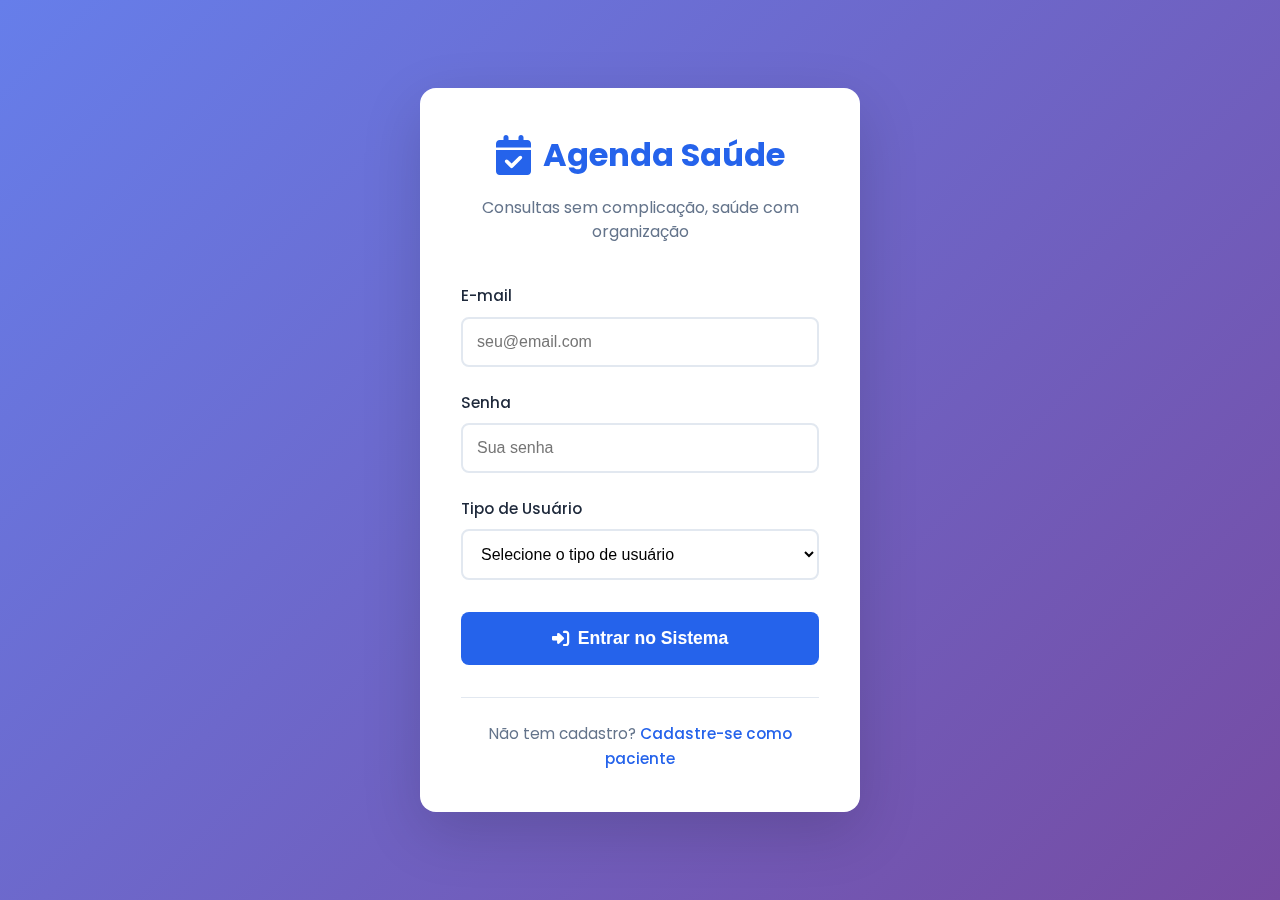
<file: index.html>
<!DOCTYPE html>
<html lang="pt-BR">
<head>
    <meta charset="UTF-8">
    <meta name="viewport" content="width=device-width, initial-scale=1.0">
    <title>Agenda Saúde - Login</title>
    <link rel="stylesheet" href="style.css">
    <link href="https://fonts.googleapis.com/css2?family=Poppins:wght@300;400;500;600;700&display=swap" rel="stylesheet">
    <link rel="stylesheet" href="https://cdnjs.cloudflare.com/ajax/libs/font-awesome/6.4.0/css/all.min.css">
</head>
<body class="login-body">
    <div class="login-container">
        <div class="login-card">
            <div class="login-header">
                <div class="logo-large">
                    <i class="fas fa-calendar-check"></i>
                    <h1>Agenda Saúde</h1>
                </div>
                <p class="login-subtitle">Consultas sem complicação, saúde com organização</p>
            </div>

            <form class="login-form" id="loginForm">
                <div class="form-group">
                    <label for="loginEmail" class="form-label">E-mail</label>
                    <input type="email" id="loginEmail" class="form-input" placeholder="seu@email.com" required>
                </div>

                <div class="form-group">
                    <label for="loginSenha" class="form-label">Senha</label>
                    <input type="password" id="loginSenha" class="form-input" placeholder="Sua senha" required>
                </div>

                <div class="form-group">
                    <label for="loginTipoUsuario" class="form-label">Tipo de Usuário</label>
                    <select id="loginTipoUsuario" class="form-select" required>
                        <option value="">Selecione o tipo de usuário</option>
                        <option value="paciente">Paciente</option>
                        <option value="medico">Médico</option>
                        <option value="admin">Administrador</option>
                    </select>
                </div>

                <button type="submit" class="btn btn-primary btn-login">
                    <i class="fas fa-sign-in-alt"></i>
                    Entrar no Sistema
                </button>
            </form>

            <div class="login-footer">
                <p>Não tem cadastro? <a href="#" id="btnCadastro">Cadastre-se como paciente</a></p>
            </div>
        </div>
    </div>

    <!-- Modal de Cadastro -->
    <div id="modalCadastro" class="modal">
        <div class="modal-content modal-md">
            <div class="modal-header">
                <h3>Cadastro de Paciente</h3>
                <button class="modal-close" onclick="fecharModalCadastro()">
                    <i class="fas fa-times"></i>
                </button>
            </div>
            <div class="modal-body">
                <form id="formCadastroPaciente">
                    <div class="form-grid">
                        <div class="form-group">
                            <label for="cadNome">Nome Completo *</label>
                            <input type="text" id="cadNome" class="form-input" placeholder="Seu nome completo" required>
                        </div>
                        <div class="form-group">
                            <label for="cadCpf">CPF *</label>
                            <input type="text" id="cadCpf" class="form-input" placeholder="000.000.000-00" required>
                        </div>
                        <div class="form-group">
                            <label for="cadEmail">E-mail *</label>
                            <input type="email" id="cadEmail" class="form-input" placeholder="seu@email.com" required>
                        </div>
                        <div class="form-group">
                            <label for="cadTelefone">Telefone *</label>
                            <input type="tel" id="cadTelefone" class="form-input" placeholder="(00) 00000-0000" required>
                        </div>
                        <div class="form-group">
                            <label for="cadDataNascimento">Data de Nascimento *</label>
                            <input type="date" id="cadDataNascimento" class="form-input" required>
                        </div>
                        <div class="form-group">
                            <label for="cadSenha">Senha *</label>
                            <input type="password" id="cadSenha" class="form-input" placeholder="Mínimo 6 caracteres" required minlength="6">
                        </div>
                        <div class="form-group">
                            <label for="cadConfirmarSenha">Confirmar Senha *</label>
                            <input type="password" id="cadConfirmarSenha" class="form-input" placeholder="Digite a senha novamente" required minlength="6">
                        </div>
                    </div>
                    <div class="form-actions">
                        <button type="button" class="btn btn-secondary" onclick="fecharModalCadastro()">
                            <i class="fas fa-times"></i>
                            Cancelar
                        </button>
                        <button type="submit" class="btn btn-primary">
                            <i class="fas fa-user-plus"></i>
                            Cadastrar
                        </button>
                    </div>
                </form>
            </div>
        </div>
    </div>

    <script src="auth.js"></script>
</body>
</html>
</file>
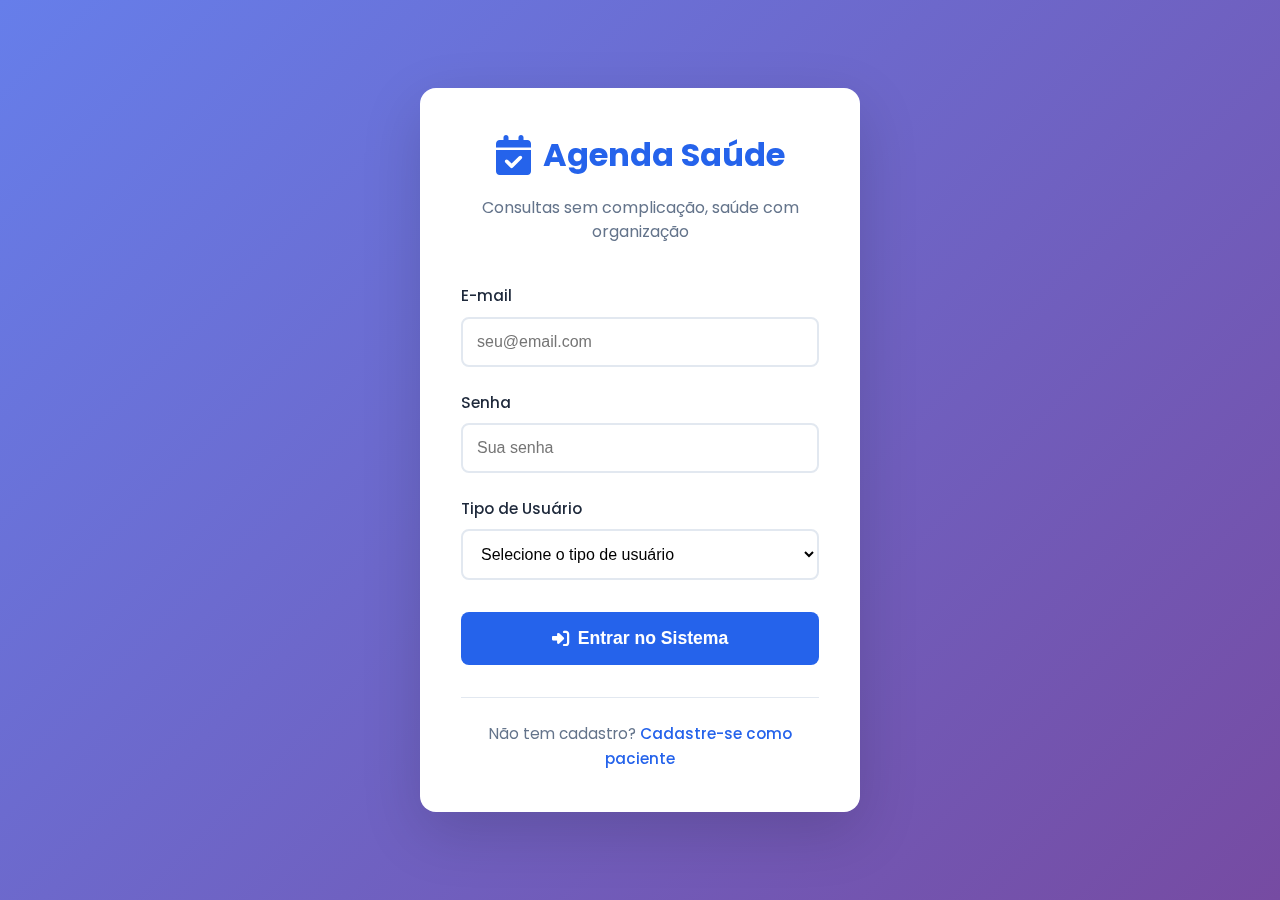
<file: dashboard.html>
<!DOCTYPE html>
<html lang="pt-BR">
<head>
    <meta charset="UTF-8">
    <meta name="viewport" content="width=device-width, initial-scale=1.0">
    <title>Agenda Saúde - Dashboard</title>
    <link rel="stylesheet" href="style.css">
    <link href="https://fonts.googleapis.com/css2?family=Poppins:wght@300;400;500;600;700&display=swap" rel="stylesheet">
    <link rel="stylesheet" href="https://cdnjs.cloudflare.com/ajax/libs/font-awesome/6.4.0/css/all.min.css">
</head>
<body>
    <!-- Header -->
    <header class="header">
        <div class="container">
            <div class="logo">
                <i class="fas fa-calendar-check"></i>
                <h1>Agenda Saúde</h1>
            </div>
            <nav class="nav">
                <ul class="nav-list" id="navList">
                    <!-- Menu será carregado dinamicamente baseado no tipo de usuário -->
                </ul>
            </nav>
            <div class="user-menu">
                <span id="userName">Usuário</span>
                <div class="user-dropdown">
                    <button class="btn btn-sm" onclick="sair()">
                        <i class="fas fa-sign-out-alt"></i>
                        Sair
                    </button>
                </div>
            </div>
            <button class="menu-toggle" id="menuToggle">
                <i class="fas fa-bars"></i>
            </button>
        </div>
    </header>

    <!-- Main Content -->
    <main class="main">
        <!-- Seção Início -->
        <section id="inicio" class="section active">
            <div class="container">
                <div class="hero">
                    <div class="hero-content">
                        <h2 class="hero-title" id="welcomeMessage">Bem-vindo ao Agenda Saúde</h2>
                        <p class="hero-description" id="userDescription">Consultas sem complicação, saúde com organização</p>
                        <div id="pacienteActions" style="display: none;">
                            <button class="btn btn-primary" id="btnAgendarHero">
                                <i class="fas fa-calendar-plus"></i>
                                Agendar Consulta
                            </button>
                        </div>
                        <div id="medicoActions" style="display: none;">
                            <button class="btn btn-primary" onclick="mostrarSecao('agenda')">
                                <i class="fas fa-calendar-alt"></i>
                                Ver Minha Agenda
                            </button>
                        </div>
                        <div id="adminActions" style="display: none;">
                            <button class="btn btn-primary" onclick="mostrarSecao('admin')">
                                <i class="fas fa-cogs"></i>
                                Gerenciar Sistema
                            </button>
                        </div>
                    </div>
                    <div class="hero-image">
                        <i class="fas fa-heartbeat"></i>
                    </div>
                </div>
                
                <div class="stats">
                    <div class="stat-card">
                        <i class="fas fa-user-md"></i>
                        <h3 id="medicosCount">0</h3>
                        <p>Médicos Cadastrados</p>
                    </div>
                    <div class="stat-card">
                        <i class="fas fa-users"></i>
                        <h3 id="pacientesCount">0</h3>
                        <p>Pacientes Atendidos</p>
                    </div>
                    <div class="stat-card">
                        <i class="fas fa-calendar-check"></i>
                        <h3 id="consultasCount">0</h3>
                        <p>Consultas Realizadas</p>
                    </div>
                </div>
            </div>
        </section>

        <!-- Seção Agendamento (Apenas para Pacientes) -->
        <section id="agendar" class="section">
            <div class="container">
                <h2 class="section-title">Agendar Nova Consulta</h2>
                <p class="section-subtitle">Escolha o médico, data e horário para sua consulta</p>
                
                <div class="agendamento-steps">
                    <div class="step-indicator">
                        <div class="step active" data-step="1">
                            <span>1</span>
                            <p>Escolher Médico</p>
                        </div>
                        <div class="step" data-step="2">
                            <span>2</span>
                            <p>Data e Hora</p>
                        </div>
                        <div class="step" data-step="3">
                            <span>3</span>
                            <p>Confirmação</p>
                        </div>
                    </div>

                    <!-- Passo 1: Escolher Médico -->
                    <div class="form-step active" id="step1">
                        <h3>Selecionar Especialidade e Médico</h3>
                        <div class="form-group">
                            <label for="especialidade">Especialidade Médica *</label>
                            <select id="especialidade" class="form-select" required>
                                <option value="">Selecione uma especialidade</option>
                            </select>
                        </div>
                        
                        <div class="medicos-grid" id="medicosGrid">
                            <!-- Médicos carregados via JavaScript -->
                        </div>
                        
                        <div class="form-actions">
                            <button type="button" class="btn btn-secondary" onclick="voltarParaInicio()">Cancelar</button>
                            <button type="button" class="btn btn-primary" onclick="nextStep(2)" id="btnStep1">Próximo</button>
                        </div>
                    </div>

                    <!-- Passo 2: Data e Hora -->
                    <div class="form-step" id="step2">
                        <h3>Selecionar Data e Horário</h3>
                        <div class="calendar-container">
                            <div class="calendar-header">
                                <button class="btn-calendar" onclick="changeMonth(-1)">
                                    <i class="fas fa-chevron-left"></i>
                                </button>
                                <h4 id="currentMonth"></h4>
                                <button class="btn-calendar" onclick="changeMonth(1)">
                                    <i class="fas fa-chevron-right"></i>
                                </button>
                            </div>
                            <div class="calendar" id="calendar">
                                <!-- Calendário gerado via JavaScript -->
                            </div>
                        </div>
                        
                        <div class="horarios-container">
                            <h4>Horários Disponíveis</h4>
                            <div class="horarios-grid" id="horariosGrid">
                                <!-- Horários carregados via JavaScript -->
                            </div>
                        </div>
                        
                        <div class="form-actions">
                            <button type="button" class="btn btn-secondary" onclick="prevStep(1)">Voltar</button>
                            <button type="button" class="btn btn-primary" onclick="nextStep(3)" id="btnStep2" disabled>Próximo</button>
                        </div>
                    </div>

                    <!-- Passo 3: Confirmação -->
                    <div class="form-step" id="step3">
                        <h3>Confirmar Agendamento</h3>
                        <div class="resumo-agendamento">
                            <div class="resumo-item">
                                <strong>Paciente:</strong>
                                <span id="resumoNome"></span>
                            </div>
                            <div class="resumo-item">
                                <strong>Médico:</strong>
                                <span id="resumoMedico"></span>
                            </div>
                            <div class="resumo-item">
                                <strong>Especialidade:</strong>
                                <span id="resumoEspecialidade"></span>
                            </div>
                            <div class="resumo-item">
                                <strong>Data:</strong>
                                <span id="resumoData"></span>
                            </div>
                            <div class="resumo-item">
                                <strong>Horário:</strong>
                                <span id="resumoHorario"></span>
                            </div>
                        </div>
                        
                        <div class="form-group">
                            <label for="observacoes">Observações (opcional)</label>
                            <textarea id="observacoes" class="form-textarea" placeholder="Alguma observação importante..."></textarea>
                        </div>
                        
                        <div class="form-actions">
                            <button type="button" class="btn btn-secondary" onclick="prevStep(2)">Voltar</button>
                            <button type="button" class="btn btn-success" onclick="finalizarAgendamento()">
                                <i class="fas fa-check"></i>
                                Confirmar Agendamento
                            </button>
                        </div>
                    </div>
                </div>
            </div>
        </section>

        <!-- Seção Médicos (Apenas para Admin) -->
        <section id="medicos" class="section">
            <div class="container">
                <h2 class="section-title">Nossa Equipe Médica</h2>
                <p class="section-subtitle">Profissionais qualificados para seu cuidado</p>
                <div class="filters">
                    <select id="filterEspecialidade" class="form-select">
                        <option value="">Todas as especialidades</option>
                    </select>
                    <input type="text" id="searchMedico" class="form-input" placeholder="Buscar médico...">
                </div>
                <div class="medicos-lista" id="medicosLista">
                    <!-- Lista de médicos carregada via JavaScript -->
                </div>
            </div>
        </section>

        <!-- Seção Histórico (Para Todos) -->
        <section id="historico" class="section">
            <div class="container">
                <h2 class="section-title" id="historicoTitle">Histórico de Consultas</h2>
                <p class="section-subtitle" id="historicoSubtitle">Acompanhe todas as suas consultas</p>
                <div class="filters">
                    <select id="filterStatus" class="form-select">
                        <option value="">Todos os status</option>
                        <option value="agendado">Agendado</option>
                        <option value="realizado">Realizado</option>
                        <option value="cancelado">Cancelado</option>
                    </select>
                    <input type="month" id="filterMes" class="form-input">
                </div>
                <div class="consultas-table">
                    <table>
                        <thead>
                            <tr>
                                <th>Data</th>
                                <th>Médico</th>
                                <th>Especialidade</th>
                                <th>Paciente</th>
                                <th>Status</th>
                                <th>Ações</th>
                            </tr>
                        </thead>
                        <tbody id="historicoBody">
                            <!-- Histórico carregado via JavaScript -->
                        </tbody>
                    </table>
                </div>
            </div>
        </section>

        <!-- Seção Agenda Médico (Apenas para Médicos) -->
        <section id="agenda" class="section">
            <div class="container">
                <h2 class="section-title">Minha Agenda</h2>
                <p class="section-subtitle">Suas consultas e compromissos</p>
                <div class="filters">
                    <input type="date" id="filterDataAgenda" class="form-input">
                    <select id="filterStatusAgenda" class="form-select">
                        <option value="">Todos os status</option>
                        <option value="agendado">Agendado</option>
                        <option value="realizado">Realizado</option>
                        <option value="cancelado">Cancelado</option>
                    </select>
                </div>
                <div class="consultas-table">
                    <table>
                        <thead>
                            <tr>
                                <th>Data/Hora</th>
                                <th>Paciente</th>
                                <th>Telefone</th>
                                <th>Status</th>
                                <th>Ações</th>
                            </tr>
                        </thead>
                        <tbody id="agendaBody">
                            <!-- Agenda carregada via JavaScript -->
                        </tbody>
                    </table>
                </div>
            </div>
        </section>

        <!-- Seção Admin (Apenas para Admin) -->
        <section id="admin" class="section">
            <div class="container">
                <h2 class="section-title">Área Administrativa</h2>
                <p class="section-subtitle">Gerencie o sistema Agenda Saúde</p>
                <div class="admin-tabs">
                    <div class="tab-buttons">
                        <button class="tab-btn active" data-tab="cadastro-medico">Cadastrar Médico</button>
                        <button class="tab-btn" data-tab="gerenciar-usuarios">Gerenciar Usuários</button>
                        <button class="tab-btn" data-tab="config-horarios">Configurar Horários</button>
                        <button class="tab-btn" data-tab="relatorios">Relatórios</button>
                    </div>
                    
                    <div class="tab-content active" id="cadastro-medico">
                        <h3>Cadastrar Novo Médico</h3>
                        <form id="formMedico">
                            <div class="form-grid">
                                <div class="form-group">
                                    <label for="medicoNome">Nome Completo *</label>
                                    <input type="text" id="medicoNome" class="form-input" required>
                                </div>
                                <div class="form-group">
                                    <label for="medicoCRM">CRM *</label>
                                    <input type="text" id="medicoCRM" class="form-input" required>
                                </div>
                                <div class="form-group">
                                    <label for="medicoEspecialidade">Especialidade *</label>
                                    <select id="medicoEspecialidade" class="form-select" required>
                                        <option value="">Selecione a especialidade</option>
                                    </select>
                                </div>
                                <div class="form-group">
                                    <label for="medicoTelefone">Telefone</label>
                                    <input type="tel" id="medicoTelefone" class="form-input">
                                </div>
                                <div class="form-group">
                                    <label for="medicoEmail">E-mail *</label>
                                    <input type="email" id="medicoEmail" class="form-input" required>
                                </div>
                                <div class="form-group">
                                    <label for="medicoSenha">Senha *</label>
                                    <input type="password" id="medicoSenha" class="form-input" required>
                                </div>
                            </div>
                            <button type="submit" class="btn btn-primary">
                                <i class="fas fa-save"></i>
                                Cadastrar Médico
                            </button>
                        </form>
                    </div>
                    
                    <div class="tab-content" id="gerenciar-usuarios">
                        <h3>Gerenciar Usuários</h3>
                        <div class="users-grid">
                            <div class="user-type-section">
                                <h4>Pacientes Cadastrados</h4>
                                <div class="users-list" id="listaPacientes">
                                    <!-- Lista de pacientes -->
                                </div>
                            </div>
                            <div class="user-type-section">
                                <h4>Médicos Cadastrados</h4>
                                <div class="users-list" id="listaMedicosAdmin">
                                    <!-- Lista de médicos -->
                                </div>
                            </div>
                        </div>
                    </div>
                    
                    <div class="tab-content" id="config-horarios">
                        <h3>Configurar Horários de Trabalho</h3>
                        <div class="form-group">
                            <label for="horarioInicio">Horário de Início</label>
                            <input type="time" id="horarioInicio" class="form-input" value="08:00">
                        </div>
                        <div class="form-group">
                            <label for="horarioFim">Horário de Término</label>
                            <input type="time" id="horarioFim" class="form-input" value="17:00">
                        </div>
                        <div class="form-group">
                            <label for="intervalo">Intervalo entre Consultas (minutos)</label>
                            <input type="number" id="intervalo" class="form-input" value="30" min="15" max="60">
                        </div>
                        <button class="btn btn-primary" onclick="salvarConfigHorarios()">
                            <i class="fas fa-save"></i>
                            Salvar Configurações
                        </button>
                    </div>
                    
                    <div class="tab-content" id="relatorios">
                        <h3>Relatórios e Estatísticas</h3>
                        <div class="relatorios-grid">
                            <div class="relatorio-card">
                                <h4>Consultas por Mês</h4>
                                <div class="relatorio-grafico" id="graficoConsultas">
                                    <!-- Gráfico será gerado via JavaScript -->
                                </div>
                            </div>
                            <div class="relatorio-card">
                                <h4>Médicos Mais Procurados</h4>
                                <div class="relatorio-lista" id="listaMedicosTop">
                                    <!-- Lista será gerada via JavaScript -->
                                </div>
                            </div>
                        </div>
                        <button class="btn btn-primary" onclick="gerarRelatorio()">
                            <i class="fas fa-download"></i>
                            Exportar Relatório
                        </button>
                    </div>
                </div>
            </div>
        </section>
    </main>

    <!-- Modal de Confirmação -->
    <div id="modalConfirmacao" class="modal">
        <div class="modal-content">
            <div class="modal-header">
                <h3>Agendamento Confirmado!</h3>
                <button class="modal-close" onclick="closeModal()">
                    <i class="fas fa-times"></i>
                </button>
            </div>
            <div class="modal-body">
                <div class="success-icon">
                    <i class="fas fa-check-circle"></i>
                </div>
                <p>Sua consulta foi agendada com sucesso!</p>
                <div class="agendamento-info">
                    <p><strong>Protocolo:</strong> <span id="protocolo"></span></p>
                    <p><strong>Data:</strong> <span id="modalData"></span></p>
                    <p><strong>Horário:</strong> <span id="modalHorario"></span></p>
                </div>
                <div class="lembrete">
                    <i class="fas fa-bell"></i>
                    <span>Você receberá um lembrete 24h antes da consulta</span>
                </div>
            </div>
            <div class="modal-footer">
                <button class="btn btn-primary" onclick="closeModal()">OK</button>
            </div>
        </div>
    </div>
    <!-- Modal de Confirmação de Exclusão -->
<div id="modalConfirmacaoExclusao" class="modal">
    <div class="modal-content modal-confirm">
        <div class="modal-header">
            <h3>Confirmar Exclusão</h3>
            <button class="modal-close" onclick="fecharModalExclusao()">
                <i class="fas fa-times"></i>
            </button>
        </div>
        <div class="modal-body">
            <div class="warning-icon">
                <i class="fas fa-exclamation-triangle"></i>
            </div>
            <p id="mensagemExclusao">Tem certeza que deseja excluir este médico?</p>
        </div>
        <div class="modal-footer">
            <button class="btn btn-secondary" onclick="fecharModalExclusao()">
                <i class="fas fa-times"></i>
                Cancelar
            </button>
            <button class="btn btn-danger" id="btnConfirmarExclusao">
                <i class="fas fa-trash"></i>
                Confirmar Exclusão
            </button>
        </div>
    </div>
</div>

    <!-- Footer -->
    <footer class="footer">
        <div class="container">
            <p>&copy; 2024 Agenda Saúde - Consultas sem complicação, saúde com organização</p>
        </div>
    </footer>

    <script src="script.js"></script>
    <script src="auth.js"></script>
    <script src="dashboard.js"></script>
</body>
</html>
</file>
<file: style.css>
/* Reset e Variáveis */
* {
    margin: 0;
    padding: 0;
    box-sizing: border-box;
}

:root {
    --primary: #2563eb;
    --primary-dark: #1d4ed8;
    --secondary: #64748b;
    --success: #10b981;
    --warning: #f59e0b;
    --error: #ef4444;
    --background: #f8fafc;
    --surface: #ffffff;
    --text: #1e293b;
    --text-light: #64748b;
    --border: #e2e8f0;
    --shadow: 0 4px 6px -1px rgb(0 0 0 / 0.1);
    --radius: 8px;
}

body {
    font-family: 'Poppins', sans-serif;
    line-height: 1.6;
    color: var(--text);
    background-color: var(--background);
}

.container {
    max-width: 1200px;
    margin: 0 auto;
    padding: 0 20px;
}

/* Header */
.header {
    background: var(--surface);
    box-shadow: var(--shadow);
    position: sticky;
    top: 0;
    z-index: 1000;
}

.header .container {
    display: flex;
    justify-content: space-between;
    align-items: center;
    padding: 1rem 20px;
}

.logo {
    display: flex;
    align-items: center;
    gap: 10px;
}

.logo i {
    color: var(--primary);
    font-size: 1.5rem;
}

.logo h1 {
    font-size: 1.5rem;
    font-weight: 600;
    color: var(--primary);
}

.nav-list {
    display: flex;
    list-style: none;
    gap: 2rem;
}

.nav-link {
    text-decoration: none;
    color: var(--text);
    font-weight: 500;
    padding: 0.5rem 1rem;
    border-radius: var(--radius);
    transition: all 0.3s ease;
}

.nav-link:hover,
.nav-link.active {
    background: var(--primary);
    color: white;
}

.menu-toggle {
    display: none;
    background: none;
    border: none;
    font-size: 1.5rem;
    color: var(--text);
    cursor: pointer;
}

/* Main Sections */
.section {
    display: none;
    padding: 2rem 0;
    min-height: calc(100vh - 80px);
}

.section.active {
    display: block;
}

/* Hero Section */
.hero {
    display: grid;
    grid-template-columns: 1fr 1fr;
    gap: 3rem;
    align-items: center;
    margin-bottom: 4rem;
}

.hero-title {
    font-size: 3rem;
    font-weight: 700;
    line-height: 1.2;
    margin-bottom: 1rem;
    color: var(--text);
}

.hero-description {
    font-size: 1.2rem;
    color: var(--text-light);
    margin-bottom: 2rem;
}

.hero-image {
    text-align: center;
}

.hero-image i {
    font-size: 15rem;
    color: var(--primary);
    opacity: 0.8;
}

/* Stats */
.stats {
    display: grid;
    grid-template-columns: repeat(auto-fit, minmax(200px, 1fr));
    gap: 2rem;
    margin-top: 4rem;
}

.stat-card {
    background: var(--surface);
    padding: 2rem;
    border-radius: var(--radius);
    text-align: center;
    box-shadow: var(--shadow);
    transition: transform 0.3s ease;
}

.stat-card:hover {
    transform: translateY(-5px);
}

.stat-card i {
    font-size: 3rem;
    color: var(--primary);
    margin-bottom: 1rem;
}

.stat-card h3 {
    font-size: 2.5rem;
    font-weight: 700;
    color: var(--primary);
    margin-bottom: 0.5rem;
}

/* Buttons */
.btn {
    display: inline-flex;
    align-items: center;
    gap: 0.5rem;
    padding: 0.75rem 1.5rem;
    border: none;
    border-radius: var(--radius);
    font-size: 1rem;
    font-weight: 500;
    text-decoration: none;
    cursor: pointer;
    transition: all 0.3s ease;
}

.btn-primary {
    background: var(--primary);
    color: white;
}

.btn-primary:hover {
    background: var(--primary-dark);
    transform: translateY(-2px);
}

.btn-secondary {
    background: var(--secondary);
    color: white;
}

.btn-success {
    background: var(--success);
    color: white;
}

/* Form Styles */
.section-title {
    font-size: 2.5rem;
    font-weight: 600;
    text-align: center;
    margin-bottom: 3rem;
    color: var(--text);
}

.agendamento-steps {
    max-width: 800px;
    margin: 0 auto;
}

.step-indicator {
    display: flex;
    justify-content: space-between;
    margin-bottom: 3rem;
    position: relative;
}

.step-indicator::before {
    content: '';
    position: absolute;
    top: 20px;
    left: 0;
    right: 0;
    height: 2px;
    background: var(--border);
    z-index: 1;
}

.step {
    display: flex;
    flex-direction: column;
    align-items: center;
    position: relative;
    z-index: 2;
}

.step span {
    width: 40px;
    height: 40px;
    border-radius: 50%;
    background: var(--border);
    color: var(--text-light);
    display: flex;
    align-items: center;
    justify-content: center;
    font-weight: 600;
    margin-bottom: 0.5rem;
    transition: all 0.3s ease;
}

.step.active span {
    background: var(--primary);
    color: white;
}

.step p {
    font-size: 0.9rem;
    color: var(--text-light);
    text-align: center;
}

.step.active p {
    color: var(--primary);
    font-weight: 500;
}

.form-step {
    display: none;
    background: var(--surface);
    padding: 2rem;
    border-radius: var(--radius);
    box-shadow: var(--shadow);
}

.form-step.active {
    display: block;
}

.form-step h3 {
    margin-bottom: 1.5rem;
    color: var(--text);
}

.form-grid {
    display: grid;
    grid-template-columns: repeat(auto-fit, minmax(250px, 1fr));
    gap: 1.5rem;
    margin-bottom: 2rem;
}

.form-group {
    display: flex;
    flex-direction: column;
}

.form-label {
    margin-bottom: 0.5rem;
    font-weight: 500;
    color: var(--text);
}

.form-input,
.form-select,
.form-textarea {
    padding: 0.75rem;
    border: 2px solid var(--border);
    border-radius: var(--radius);
    font-size: 1rem;
    transition: border-color 0.3s ease;
}

.form-input:focus,
.form-select:focus,
.form-textarea:focus {
    outline: none;
    border-color: var(--primary);
}

.form-textarea {
    resize: vertical;
    min-height: 100px;
}

.error-message {
    color: var(--error);
    font-size: 0.875rem;
    margin-top: 0.25rem;
    display: none;
}

.form-actions {
    display: flex;
    gap: 1rem;
    justify-content: flex-end;
    margin-top: 2rem;
}

/* Médicos Grid */
.medicos-grid {
    display: grid;
    grid-template-columns: repeat(auto-fill, minmax(300px, 1fr));
    gap: 1.5rem;
    margin: 2rem 0;
}

.medico-card {
    background: var(--surface);
    border: 2px solid var(--border);
    border-radius: var(--radius);
    padding: 1.5rem;
    cursor: pointer;
    transition: all 0.3s ease;
}

.medico-card:hover {
    border-color: var(--primary);
    transform: translateY(-2px);
}

.medico-card.selected {
    border-color: var(--primary);
    background: #f0f7ff;
}

.medico-header {
    display: flex;
    align-items: center;
    gap: 1rem;
    margin-bottom: 1rem;
}

.medico-avatar {
    width: 60px;
    height: 60px;
    border-radius: 50%;
    background: var(--primary);
    display: flex;
    align-items: center;
    justify-content: center;
    color: white;
    font-size: 1.5rem;
    font-weight: 600;
}

.medico-info h4 {
    font-weight: 600;
    margin-bottom: 0.25rem;
}

.medico-especialidade {
    color: var(--primary);
    font-weight: 500;
}

.medico-detalhes {
    color: var(--text-light);
    font-size: 0.9rem;
}

/* Calendar */
.calendar-container {
    background: var(--surface);
    padding: 1.5rem;
    border-radius: var(--radius);
    box-shadow: var(--shadow);
    margin-bottom: 2rem;
}

.calendar-header {
    display: flex;
    align-items: center;
    justify-content: space-between;
    margin-bottom: 1rem;
}

.calendar-header h4 {
    font-weight: 600;
}

.btn-calendar {
    background: none;
    border: none;
    font-size: 1.2rem;
    cursor: pointer;
    padding: 0.5rem;
    border-radius: var(--radius);
    transition: background 0.3s ease;
}

.btn-calendar:hover {
    background: var(--border);
}

.calendar {
    display: grid;
    grid-template-columns: repeat(7, 1fr);
    gap: 5px;
}

.calendar-day {
    aspect-ratio: 1;
    display: flex;
    align-items: center;
    justify-content: center;
    border-radius: var(--radius);
    cursor: pointer;
    transition: all 0.3s ease;
}

.calendar-day:hover:not(.disabled):not(.today) {
    background: var(--border);
}

.calendar-day.today {
    background: var(--primary);
    color: white;
}

.calendar-day.selected {
    background: var(--primary);
    color: white;
}

.calendar-day.disabled {
    color: var(--text-light);
    cursor: not-allowed;
    opacity: 0.5;
}

.calendar-weekday {
    text-align: center;
    font-weight: 600;
    padding: 0.5rem;
    color: var(--text-light);
}

/* Horários */
.horarios-container {
    background: var(--surface);
    padding: 1.5rem;
    border-radius: var(--radius);
    box-shadow: var(--shadow);
}

.horarios-grid {
    display: grid;
    grid-template-columns: repeat(auto-fill, minmax(120px, 1fr));
    gap: 0.5rem;
    margin-top: 1rem;
}

.horario-btn {
    padding: 0.75rem;
    border: 2px solid var(--border);
    background: var(--surface);
    border-radius: var(--radius);
    cursor: pointer;
    transition: all 0.3s ease;
    text-align: center;
}

.horario-btn:hover {
    border-color: var(--primary);
}

.horario-btn.selected {
    background: var(--primary);
    color: white;
    border-color: var(--primary);
}

.horario-btn.disabled {
    background: var(--border);
    color: var(--text-light);
    cursor: not-allowed;
}

/* Resumo */
.resumo-agendamento {
    background: #f8fafc;
    padding: 1.5rem;
    border-radius: var(--radius);
    margin-bottom: 2rem;
}

.resumo-item {
    display: flex;
    justify-content: space-between;
    padding: 0.5rem 0;
    border-bottom: 1px solid var(--border);
}

.resumo-item:last-child {
    border-bottom: none;
}

/* Modal */
.modal {
    display: none;
    position: fixed;
    top: 0;
    left: 0;
    width: 100%;
    height: 100%;
    background: rgba(0, 0, 0, 0.5);
    z-index: 2000;
    align-items: center;
    justify-content: center;
}

.modal.active {
    display: flex;
}

.modal-content {
    background: var(--surface);
    border-radius: var(--radius);
    max-width: 500px;
    width: 90%;
    box-shadow: var(--shadow);
}

.modal-header {
    display: flex;
    justify-content: space-between;
    align-items: center;
    padding: 1.5rem;
    border-bottom: 1px solid var(--border);
}

.modal-close {
    background: none;
    border: none;
    font-size: 1.5rem;
    cursor: pointer;
    color: var(--text-light);
}

.modal-body {
    padding: 2rem;
    text-align: center;
}

.success-icon {
    font-size: 4rem;
    color: var(--success);
    margin-bottom: 1rem;
}

.agendamento-info {
    background: #f0f7ff;
    padding: 1rem;
    border-radius: var(--radius);
    margin: 1.5rem 0;
    text-align: left;
}

.lembrete {
    display: flex;
    align-items: center;
    gap: 0.5rem;
    justify-content: center;
    color: var(--text-light);
    margin-top: 1rem;
}

.modal-footer {
    padding: 1.5rem;
    border-top: 1px solid var(--border);
    text-align: right;
}

/* Footer */
.footer {
    background: var(--surface);
    padding: 2rem 0;
    text-align: center;
    color: var(--text-light);
    border-top: 1px solid var(--border);
}

/* Responsive */
@media (max-width: 768px) {
    .hero {
        grid-template-columns: 1fr;
        text-align: center;
    }
    
    .hero-title {
        font-size: 2rem;
    }
    
    .hero-image i {
        font-size: 8rem;
    }
    
    .nav-list {
        display: none;
    }
    
    .menu-toggle {
        display: block;
    }
    
    .stats {
        grid-template-columns: 1fr;
    }
    
    .form-grid {
        grid-template-columns: 1fr;
    }
    
    .medicos-grid {
        grid-template-columns: 1fr;
    }
    
    .calendar {
        grid-template-columns: repeat(7, 1fr);
        font-size: 0.8rem;
    }
    
    .horarios-grid {
        grid-template-columns: repeat(3, 1fr);
    }
}
/* === ESTILOS CORRIGIDOS PARA LOGIN === */

.login-body {
    background: linear-gradient(135deg, #667eea 0%, #764ba2 100%);
    min-height: 100vh;
    display: flex;
    align-items: center;
    justify-content: center;
    padding: 1rem;
    margin: 0;
    font-family: 'Poppins', sans-serif;
}

.login-container {
    width: 100%;
    max-width: 440px;
    margin: 0 auto;
}

.login-card {
    background: var(--surface);
    border-radius: 16px;
    padding: 2.5rem;
    box-shadow: 0 20px 60px rgba(0,0,0,0.15);
    border: 1px solid rgba(255,255,255,0.1);
    backdrop-filter: blur(10px);
}

.login-header {
    text-align: center;
    margin-bottom: 2.5rem;
}

.logo-large {
    display: flex;
    align-items: center;
    justify-content: center;
    gap: 12px;
    margin-bottom: 1rem;
}

.logo-large i {
    color: var(--primary);
    font-size: 2.5rem;
}

.logo-large h1 {
    font-size: 2rem;
    font-weight: 700;
    color: var(--primary);
    margin: 0;
}

.login-subtitle {
    color: var(--text-light);
    font-size: 1rem;
    margin: 0;
    line-height: 1.5;
}

.login-form {
    margin-bottom: 2rem;
}

.login-form .form-group {
    margin-bottom: 1.5rem;
}

.login-form .form-label {
    display: block;
    margin-bottom: 0.5rem;
    font-weight: 500;
    color: var(--text);
    font-size: 0.95rem;
}

.login-form .form-input,
.login-form .form-select {
    width: 100%;
    padding: 0.875rem;
    border: 2px solid var(--border);
    border-radius: 8px;
    font-size: 1rem;
    transition: all 0.3s ease;
    background: #fff;
}

.login-form .form-input:focus,
.login-form .form-select:focus {
    outline: none;
    border-color: var(--primary);
    box-shadow: 0 0 0 3px rgba(37, 99, 235, 0.1);
}

.btn-login {
    width: 100%;
    justify-content: center;
    margin-top: 0.5rem;
    padding: 1rem;
    font-size: 1.1rem;
    font-weight: 600;
    border-radius: 8px;
    background: var(--primary);
    border: none;
    transition: all 0.3s ease;
}

.btn-login:hover {
    background: var(--primary-dark);
    transform: translateY(-2px);
    box-shadow: 0 8px 20px rgba(37, 99, 235, 0.3);
}

.login-footer {
    text-align: center;
    border-top: 1px solid var(--border);
    padding-top: 1.5rem;
    margin-top: 1.5rem;
}

.login-footer p {
    margin: 0;
    color: var(--text-light);
    font-size: 0.95rem;
}

.login-footer a {
    color: var(--primary);
    text-decoration: none;
    font-weight: 500;
    transition: color 0.3s ease;
}

.login-footer a:hover {
    text-decoration: underline;
    color: var(--primary-dark);
}

/* Modal de Cadastro Específico */
.modal-md {
    max-width: 600px;
}

/* Melhorias de Responsividade */
@media (max-width: 480px) {
    .login-container {
        padding: 0.5rem;
    }
    
    .login-card {
        padding: 2rem 1.5rem;
        border-radius: 12px;
    }
    
    .logo-large {
        flex-direction: column;
        gap: 8px;
    }
    
    .logo-large h1 {
        font-size: 1.75rem;
    }
    
    .logo-large i {
        font-size: 2rem;
    }
}

/* Animações */
@keyframes fadeInUp {
    from {
        opacity: 0;
        transform: translateY(30px);
    }
    to {
        opacity: 1;
        transform: translateY(0);
    }
}

.login-card {
    animation: fadeInUp 0.6s ease-out;
}

/* Estados de loading */
.btn-loading {
    position: relative;
    color: transparent;
}

.btn-loading::after {
    content: '';
    position: absolute;
    width: 20px;
    height: 20px;
    top: 50%;
    left: 50%;
    margin-left: -10px;
    margin-top: -10px;
    border: 2px solid #ffffff;
    border-radius: 50%;
    border-right-color: transparent;
    animation: spin 0.8s linear infinite;
}

@keyframes spin {
    from { transform: rotate(0deg); }
    to { transform: rotate(360deg); }
}

/* === CORREÇÕES PARA O ADMIN E TÍTULOS === */

/* Correção dos títulos - remove borda azul feia */
.section-title {
    font-size: 2.5rem;
    font-weight: 600;
    text-align: center;
    margin-bottom: 3rem;
    color: var(--text);
    border: none !important;
    outline: none !important;
    box-shadow: none !important;
}

.section-title:focus {
    border: none !important;
    outline: none !important;
}

/* Melhorias para a área administrativa */
.admin-tabs {
    background: var(--surface);
    border-radius: var(--radius);
    overflow: hidden;
    box-shadow: var(--shadow);
    margin-top: 1rem;
}

.tab-buttons {
    display: flex;
    background: #f8fafc;
    border-bottom: 1px solid var(--border);
    flex-wrap: wrap;
}

.tab-btn {
    padding: 1rem 1.5rem;
    background: none;
    border: none;
    cursor: pointer;
    font-weight: 500;
    transition: all 0.3s ease;
    border-bottom: 3px solid transparent;
    white-space: nowrap;
}

.tab-btn:hover {
    background: var(--border);
}

.tab-btn.active {
    background: var(--surface);
    color: var(--primary);
    border-bottom: 3px solid var(--primary);
}

.tab-content {
    display: none;
    padding: 2rem;
    animation: fadeIn 0.3s ease;
}

.tab-content.active {
    display: block;
}

@keyframes fadeIn {
    from { opacity: 0; }
    to { opacity: 1; }
}

/* Melhorias para os formulários do admin */
.admin-form .form-grid {
    display: grid;
    grid-template-columns: repeat(auto-fit, minmax(280px, 1fr));
    gap: 1.5rem;
    margin-bottom: 2rem;
}

/* Cards de usuários melhorados */
.user-item {
    background: var(--surface);
    padding: 1.5rem;
    border-radius: var(--radius);
    margin-bottom: 1rem;
    border: 1px solid var(--border);
    transition: all 0.3s ease;
}

.user-item:hover {
    border-color: var(--primary);
    transform: translateY(-2px);
    box-shadow: var(--shadow);
}

.user-info strong {
    display: block;
    margin-bottom: 0.75rem;
    color: var(--text);
    font-size: 1.1rem;
}

.user-details {
    font-size: 0.9rem;
    color: var(--text-light);
}

.user-details span {
    display: block;
    margin-bottom: 0.3rem;
    padding: 0.2rem 0;
}

/* Grid de usuários responsivo */
.users-grid {
    display: grid;
    grid-template-columns: 1fr 1fr;
    gap: 2rem;
    margin-bottom: 2rem;
}

.user-type-section {
    background: #f8fafc;
    padding: 1.5rem;
    border-radius: var(--radius);
    border: 1px solid var(--border);
}

.user-type-section h4 {
    margin-bottom: 1rem;
    color: var(--text);
    padding-bottom: 0.5rem;
    border-bottom: 2px solid var(--primary);
}

.users-list {
    max-height: 500px;
    overflow-y: auto;
    padding-right: 0.5rem;
}

/* Scrollbar customizada */
.users-list::-webkit-scrollbar {
    width: 6px;
}

.users-list::-webkit-scrollbar-track {
    background: #f1f1f1;
    border-radius: 3px;
}

.users-list::-webkit-scrollbar-thumb {
    background: var(--primary);
    border-radius: 3px;
}

.users-list::-webkit-scrollbar-thumb:hover {
    background: var(--primary-dark);
}

/* Estados vazios */
.no-data {
    text-align: center;
    padding: 3rem;
    color: var(--text-light);
}

.no-data i {
    font-size: 3rem;
    margin-bottom: 1rem;
    color: var(--border);
}

/* Botões de ação melhorados */
.btn-action {
    padding: 0.5rem 1rem;
    margin: 0.2rem;
    border: none;
    border-radius: var(--radius);
    cursor: pointer;
    transition: all 0.3s ease;
    font-size: 0.85rem;
}

.btn-edit {
    background: var(--warning);
    color: white;
}

.btn-delete {
    background: var(--error);
    color: white;
}

.btn-view {
    background: var(--primary);
    color: white;
}

.btn-action:hover {
    transform: translateY(-1px);
    box-shadow: 0 2px 8px rgba(0,0,0,0.15);
}

/* Responsividade para admin */
@media (max-width: 968px) {
    .users-grid {
        grid-template-columns: 1fr;
    }
    
    .tab-buttons {
        flex-direction: column;
    }
    
    .tab-btn {
        text-align: left;
        border-bottom: 1px solid var(--border);
        border-left: 3px solid transparent;
    }
    
    .tab-btn.active {
        border-left: 3px solid var(--primary);
        border-bottom: 1px solid var(--border);
    }
}

@media (max-width: 768px) {
    .admin-form .form-grid {
        grid-template-columns: 1fr;
    }
    
    .user-item {
        padding: 1rem;
    }
}

/* Indicadores de status */
.status-badge {
    padding: 0.25rem 0.75rem;
    border-radius: 20px;
    font-size: 0.8rem;
    font-weight: 500;
    display: inline-block;
}

.status-active {
    background: #d1fae5;
    color: #065f46;
}

.status-inactive {
    background: #fee2e2;
    color: #991b1b;
}

.status-pending {
    background: #fef3c7;
    color: #92400e;
}

/* === CORREÇÕES PARA O MODAL DE CADASTRO === */

.modal {
    display: none;
    position: fixed;
    top: 0;
    left: 0;
    width: 100%;
    height: 100%;
    background: rgba(0, 0, 0, 0.5);
    z-index: 3000;
    align-items: center;
    justify-content: center;
    padding: 1rem;
    overflow: hidden;
}

.modal.active {
    display: flex;
}

.modal-content {
    background: var(--surface);
    border-radius: 16px;
    box-shadow: 0 25px 50px rgba(0, 0, 0, 0.25);
    animation: modalAppear 0.3s ease;
    display: flex;
    flex-direction: column;
    max-height: 90vh;
    width: 100%;
}

@keyframes modalAppear {
    from {
        opacity: 0;
        transform: scale(0.9) translateY(-20px);
    }
    to {
        opacity: 1;
        transform: scale(1) translateY(0);
    }
}

.modal-md {
    max-width: 700px;
}

.modal-lg {
    max-width: 900px;
}

.modal-header {
    display: flex;
    justify-content: space-between;
    align-items: center;
    padding: 1.5rem 2rem;
    border-bottom: 1px solid var(--border);
    background: #f8fafc;
    border-radius: 16px 16px 0 0;
    flex-shrink: 0;
}

.modal-header h3 {
    margin: 0;
    color: var(--text);
    font-size: 1.5rem;
    font-weight: 600;
}

.modal-close {
    background: none;
    border: none;
    font-size: 1.5rem;
    cursor: pointer;
    color: var(--text-light);
    padding: 0.5rem;
    border-radius: 6px;
    transition: all 0.3s ease;
}

.modal-close:hover {
    background: var(--border);
    color: var(--error);
}

.modal-body {
    padding: 2rem;
    overflow-y: auto;
    flex: 1;
}

/* Garantir que o formulário de cadastro seja scrollável */
#formCadastroPaciente {
    max-height: none;
}

.modal-body .form-grid {
    display: grid;
    grid-template-columns: repeat(auto-fit, minmax(280px, 1fr));
    gap: 1.5rem;
    margin-bottom: 0;
}

.modal-body .form-group {
    margin-bottom: 0;
}

.modal-footer {
    padding: 1.5rem 2rem;
    border-top: 1px solid var(--border);
    background: #f8fafc;
    border-radius: 0 0 16px 16px;
    flex-shrink: 0;
}

/* Scrollbar customizada para o modal */
.modal-body::-webkit-scrollbar {
    width: 8px;
}

.modal-body::-webkit-scrollbar-track {
    background: #f1f1f1;
    border-radius: 4px;
}

.modal-body::-webkit-scrollbar-thumb {
    background: var(--primary);
    border-radius: 4px;
}

.modal-body::-webkit-scrollbar-thumb:hover {
    background: var(--primary-dark);
}

/* Responsividade do modal */
@media (max-width: 768px) {
    .modal {
        padding: 0.5rem;
    }
    
    .modal-content {
        max-height: 95vh;
    }
    
    .modal-header {
        padding: 1.25rem 1.5rem;
    }
    
    .modal-body {
        padding: 1.5rem;
    }
    
    .modal-footer {
        padding: 1.25rem 1.5rem;
    }
    
    .modal-body .form-grid {
        grid-template-columns: 1fr;
        gap: 1rem;
    }
}

@media (max-width: 480px) {
    .modal-header {
        padding: 1rem 1.25rem;
    }
    
    .modal-header h3 {
        font-size: 1.25rem;
    }
    
    .modal-body {
        padding: 1.25rem;
    }
    
    .modal-footer {
        padding: 1rem 1.25rem;
    }
}

/* Garantir que o body não faça scroll quando modal estiver aberto */
body.modal-open {
    overflow: hidden;
}

/* Animações suaves para o modal */
.modal-content {
    transform-origin: center center;
}

/* Foco nos inputs do modal */
.modal-body .form-input:focus,
.modal-body .form-select:focus,
.modal-body .form-textarea:focus {
    border-color: var(--primary);
    box-shadow: 0 0 0 3px rgba(37, 99, 235, 0.1);
    outline: none;
}

/* Cores específicas para diferentes tipos de usuário */
.user-paciente .nav-link.active {
    background: linear-gradient(135deg, #10b981 0%, #059669 100%);
    border-color: #10b981;
}

.user-medico .nav-link.active {
    background: linear-gradient(135deg, #f59e0b 0%, #d97706 100%);
    border-color: #f59e0b;
}

.user-admin .nav-link.active {
    background: linear-gradient(135deg, #8b5cf6 0%, #7c3aed 100%);
    border-color: #8b5cf6;
}

/* Indicador visual do tipo de usuário */
.user-badge {
    padding: 0.25rem 0.75rem;
    border-radius: 20px;
    font-size: 0.8rem;
    font-weight: 600;
    text-transform: uppercase;
    letter-spacing: 0.5px;
}

.badge-paciente {
    background: #d1fae5;
    color: #065f46;
}

.badge-medico {
    background: #fef3c7;
    color: #92400e;
}

.badge-admin {
    background: #e0e7ff;
    color: #3730a3;
}

/* === ATUALIZAÇÕES ESPECÍFICAS PARA AGENDA SAÚDE === */

/* Logo principal */
.logo i {
    color: var(--primary);
    font-size: 1.8rem;
}

.logo-large i {
    color: var(--primary);
    font-size: 2.5rem;
}

/* Hero image */
.hero-image i {
    font-size: 15rem;
    color: var(--primary);
    opacity: 0.8;
}

/* Estatísticas */
.stat-card i {
    font-size: 3rem;
    color: var(--primary);
    margin-bottom: 1rem;
}

/* Footer */
.footer {
    background: var(--surface);
    padding: 2rem 0;
    text-align: center;
    color: var(--text-light);
    border-top: 1px solid var(--border);
    font-size: 0.9rem;
}

/* Adicione esta classe para subtítulos */
.section-subtitle {
    font-size: 1.1rem;
    text-align: center;
    color: var(--text-light);
    margin-bottom: 2rem;
    max-width: 600px;
    margin-left: auto;
    margin-right: auto;
    line-height: 1.6;
}

/* === FEEDBACK VISUAL PARA O BOTÃO DE LOGIN === */

.btn-login:disabled {
    opacity: 0.7;
    cursor: not-allowed;
    transform: none !important;
}

.btn-login.loading {
    position: relative;
    color: transparent;
}

.btn-login.loading::after {
    content: '';
    position: absolute;
    width: 20px;
    height: 20px;
    top: 50%;
    left: 50%;
    margin-left: -10px;
    margin-top: -10px;
    border: 2px solid #ffffff;
    border-radius: 50%;
    border-right-color: transparent;
    animation: spin 0.8s linear infinite;
}

@keyframes spin {
    from { transform: rotate(0deg); }
    to { transform: rotate(360deg); }
}

/* Estados de erro */
.btn-login.error {
    background: var(--error) !important;
}

.btn-login.success {
    background: var(--success) !important;
}

/* === CORREÇÕES ESPECÍFICAS PARA O ADMIN === */

/* Títulos das abas do admin - CORRIGIDO */
.tab-content h3 {
    margin-bottom: 1.5rem;
    color: var(--text);
    font-size: 1.5rem;
    font-weight: 600;
    padding-bottom: 0.75rem;
    border-bottom: 2px solid #f1f5f9;
    background: none !important;
    -webkit-text-fill-color: var(--text) !important;
    background-clip: initial !important;
    position: relative;
}

.tab-content h3::after {
    content: '';
    position: absolute;
    bottom: -2px;
    left: 0;
    width: 60px;
    height: 3px;
    background: linear-gradient(135deg, var(--primary) 0%, var(--primary-dark) 100%);
    border-radius: 2px;
}

/* Títulos das seções dentro do admin */
.user-type-section h4 {
    margin-bottom: 1rem;
    color: var(--text);
    font-size: 1.2rem;
    font-weight: 600;
    padding-bottom: 0.5rem;
    border-bottom: 1px solid var(--border);
    background: none !important;
    -webkit-text-fill-color: var(--text) !important;
}

/* Cards de relatórios */
.relatorio-card h4 {
    margin-bottom: 1rem;
    color: var(--text);
    font-size: 1.1rem;
    font-weight: 600;
    background: none !important;
    -webkit-text-fill-color: var(--text) !important;
}

/* Botões de ação do admin */
.btn-action {
    padding: 0.5rem 1rem;
    margin: 0.2rem;
    border: none;
    border-radius: var(--radius);
    cursor: pointer;
    transition: all 0.3s ease;
    font-size: 0.85rem;
    font-weight: 500;
}

.btn-edit {
    background: var(--warning);
    color: white;
}

.btn-edit:hover {
    background: #e69c0b;
    transform: translateY(-1px);
}

.btn-delete {
    background: var(--error);
    color: white;
}

.btn-delete:hover {
    background: #dc2626;
    transform: translateY(-1px);
}

.btn-view {
    background: var(--primary);
    color: white;
}

.btn-view:hover {
    background: var(--primary-dark);
    transform: translateY(-1px);
}

/* Container de ações */
.user-actions {
    margin-top: 1rem;
    padding-top: 1rem;
    border-top: 1px solid var(--border);
    display: flex;
    gap: 0.5rem;
    flex-wrap: wrap;
}

/* Modal de confirmação de exclusão */
.modal-confirm {
    max-width: 400px;
}

.modal-confirm .modal-body {
    text-align: center;
    padding: 2rem;
}

.modal-confirm .warning-icon {
    font-size: 3rem;
    color: var(--warning);
    margin-bottom: 1rem;
}

.modal-confirm .modal-footer {
    display: flex;
    gap: 1rem;
    justify-content: center;
}

/* Estados vazios melhorados */
.no-data {
    text-align: center;
    padding: 3rem;
    color: var(--text-light);
    background: #f8fafc;
    border-radius: var(--radius);
    border: 2px dashed var(--border);
}

.no-data i {
    font-size: 3rem;
    margin-bottom: 1rem;
    color: var(--border);
}

.no-data p {
    margin: 0;
    font-size: 1.1rem;
}

/* Responsividade para ações */
@media (max-width: 768px) {
    .user-actions {
        flex-direction: column;
    }
    
    .btn-action {
        width: 100%;
        justify-content: center;
    }
    
    .tab-content h3 {
        font-size: 1.3rem;
    }
}

/* Animações para exclusão */
@keyframes fadeOut {
    from { opacity: 1; transform: scale(1); }
    to { opacity: 0; transform: scale(0.8); }
}

.user-item.deleting {
    animation: fadeOut 0.3s ease forwards;
}
</file>
